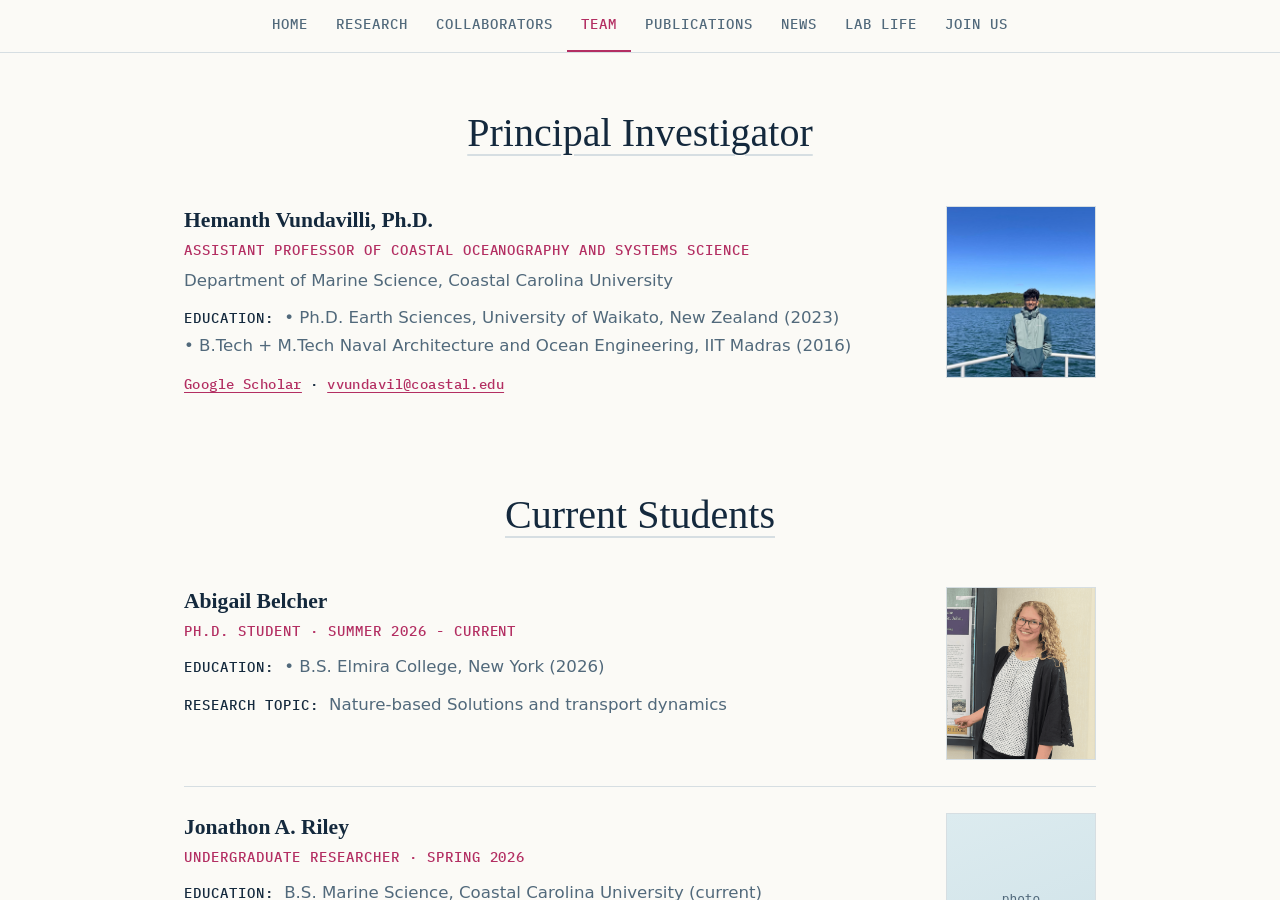
<file: about.html>
<!DOCTYPE html><html><head><meta charset="UTF-8">
<meta http-equiv="refresh" content="0; url=team.html">
<link rel="canonical" href="team.html"></head>
<body><a href="team.html">Moved here</a></body></html>
</file>
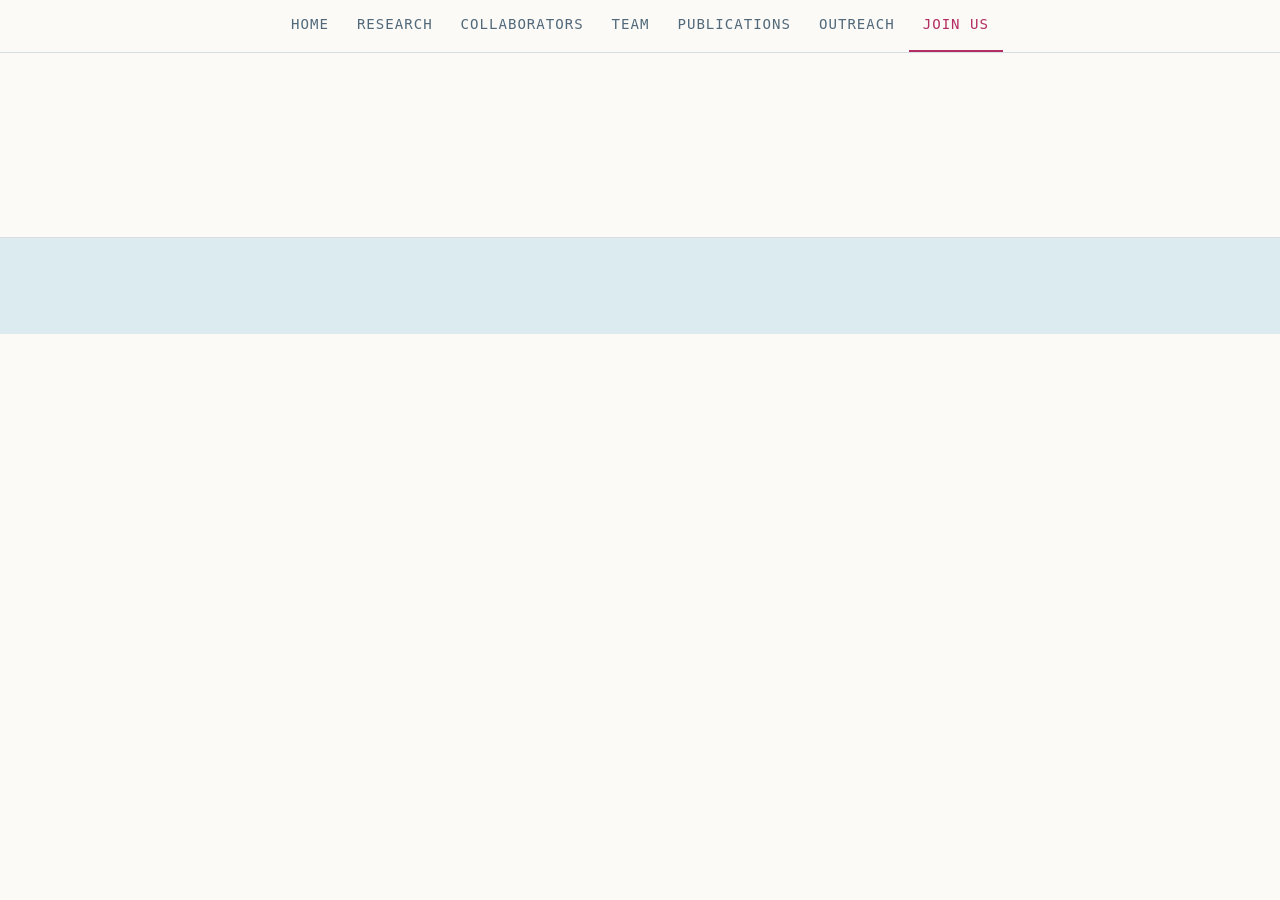
<file: contact.html>
<!DOCTYPE html><html><head><meta charset="UTF-8">
<meta http-equiv="refresh" content="0; url=join.html">
<link rel="canonical" href="join.html"></head>
<body><a href="join.html">Moved here</a></body></html>
</file>
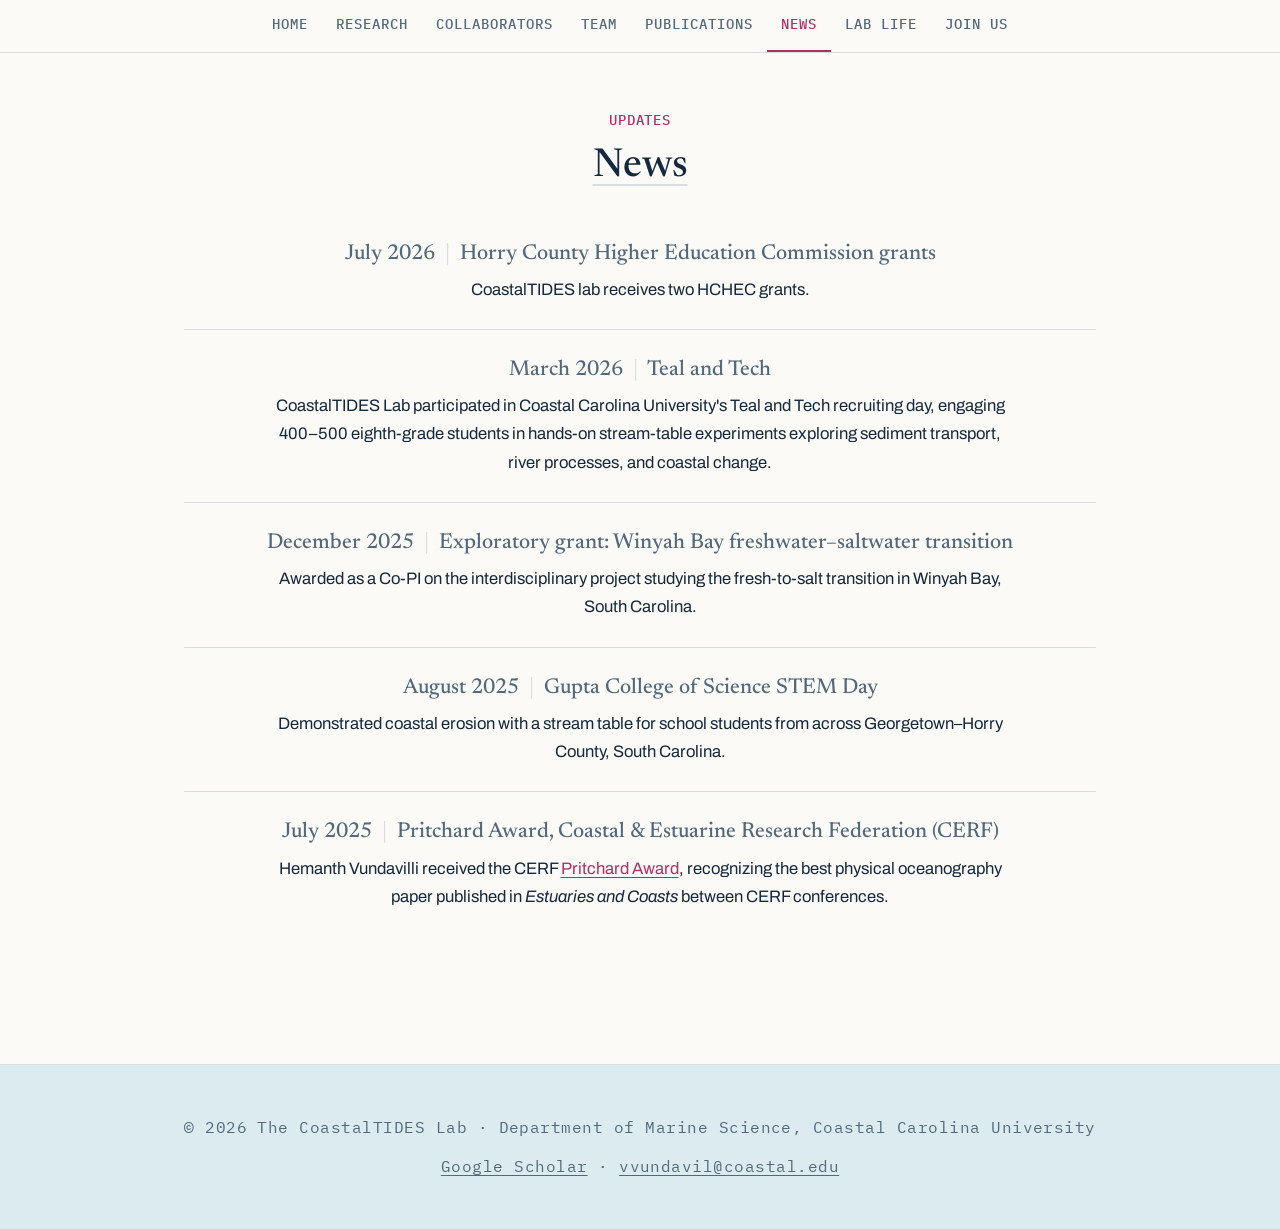
<file: news.html>
<!DOCTYPE html><html><head><meta charset="UTF-8">
<meta http-equiv="refresh" content="0; url=outreach.html">
<link rel="canonical" href="outreach.html"></head>
<body><a href="outreach.html">Moved here</a></body></html>
</file>
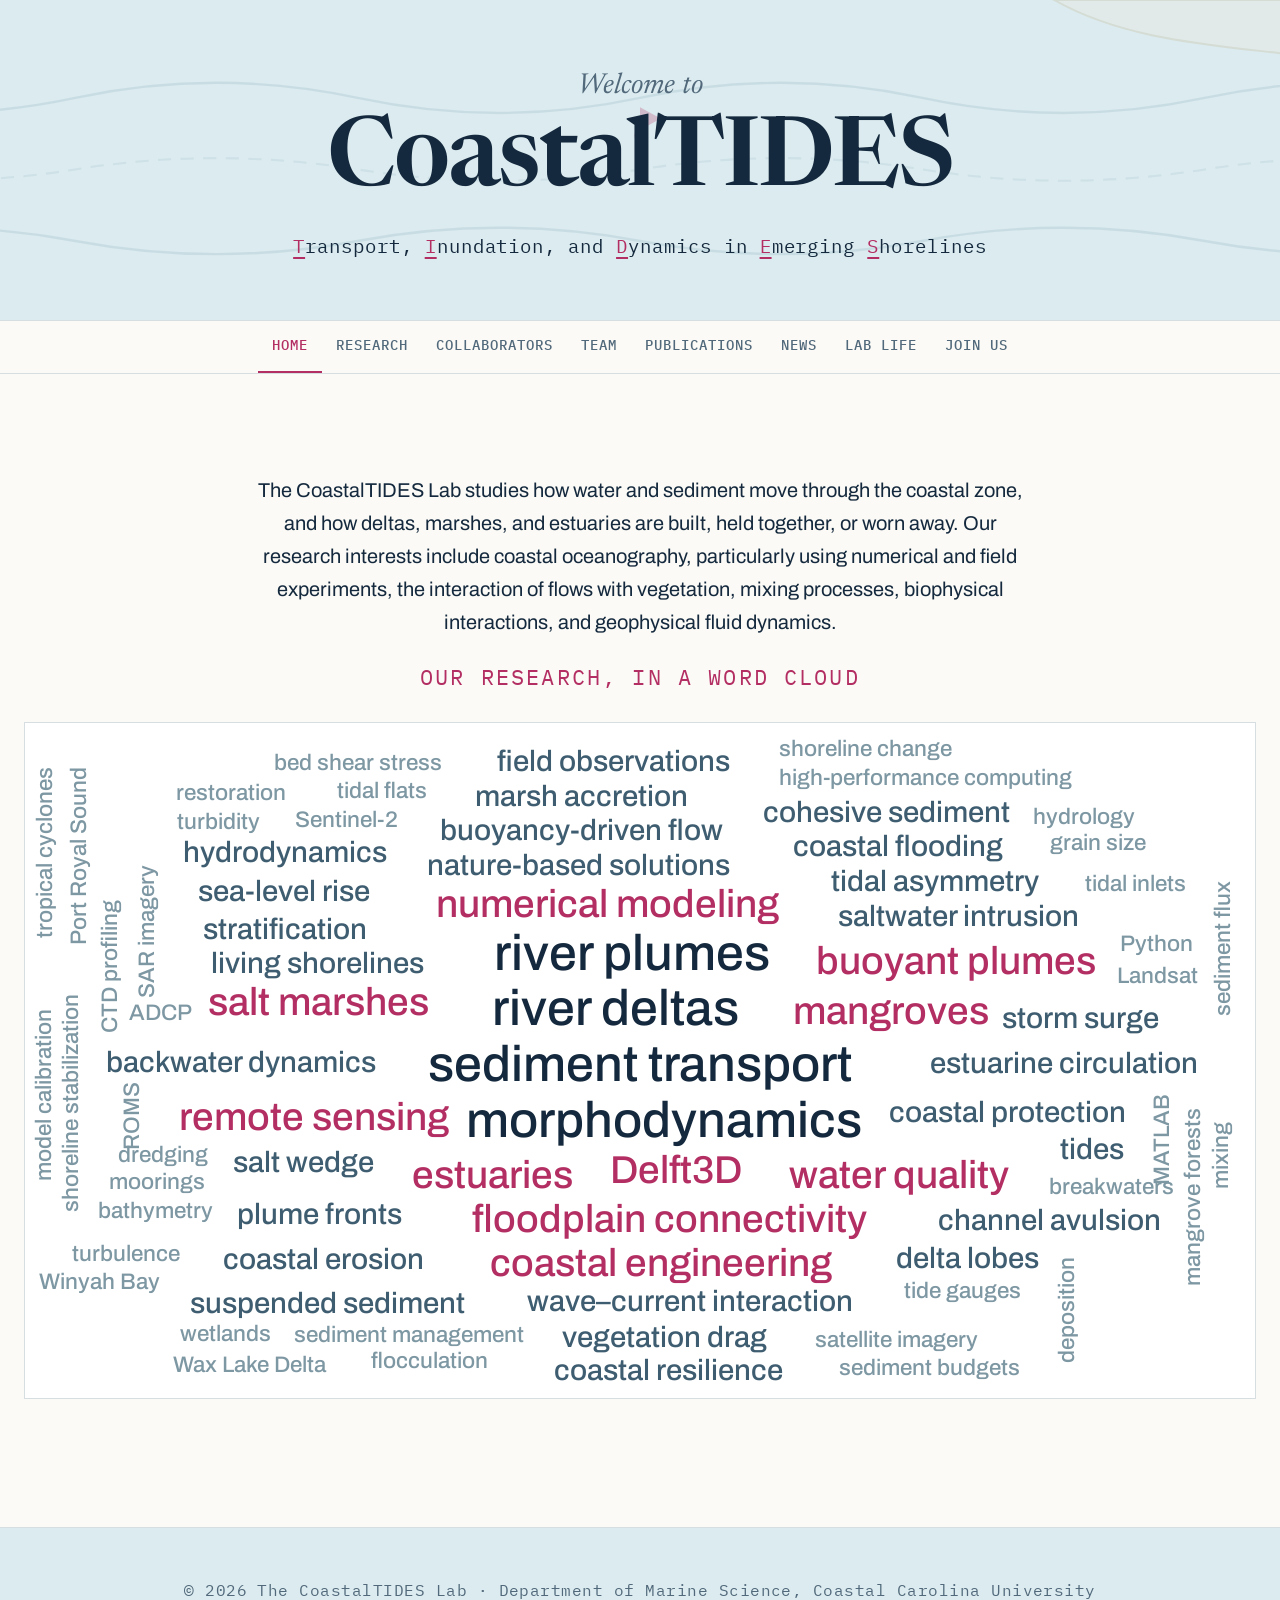
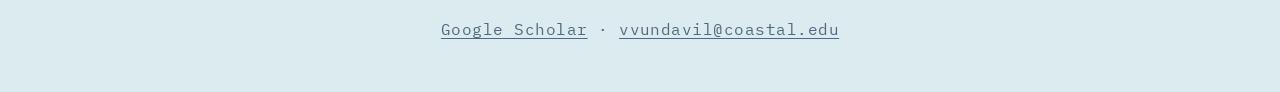
<file: teaching.html>
<!DOCTYPE html><html><head><meta charset="UTF-8">
<meta http-equiv="refresh" content="0; url=index.html">
<link rel="canonical" href="index.html"></head>
<body><a href="index.html">Moved here</a></body></html>
</file>
